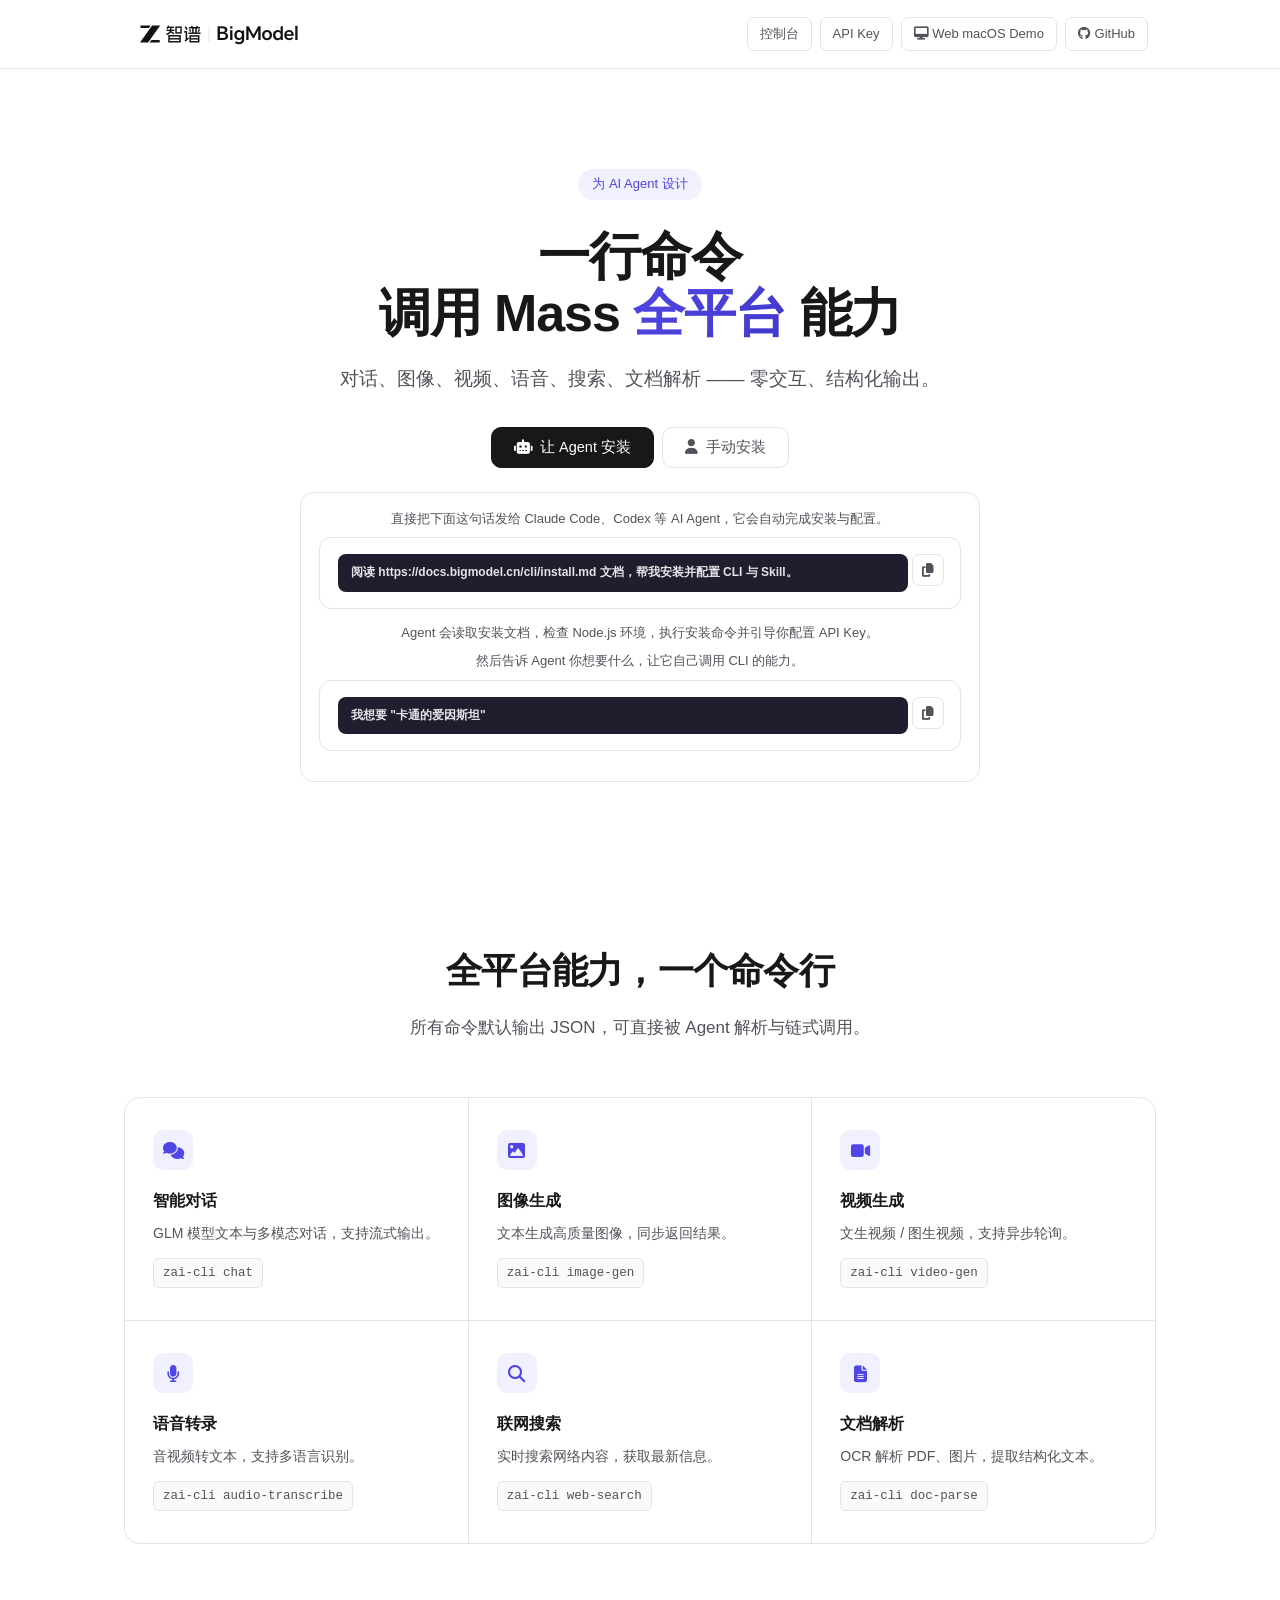
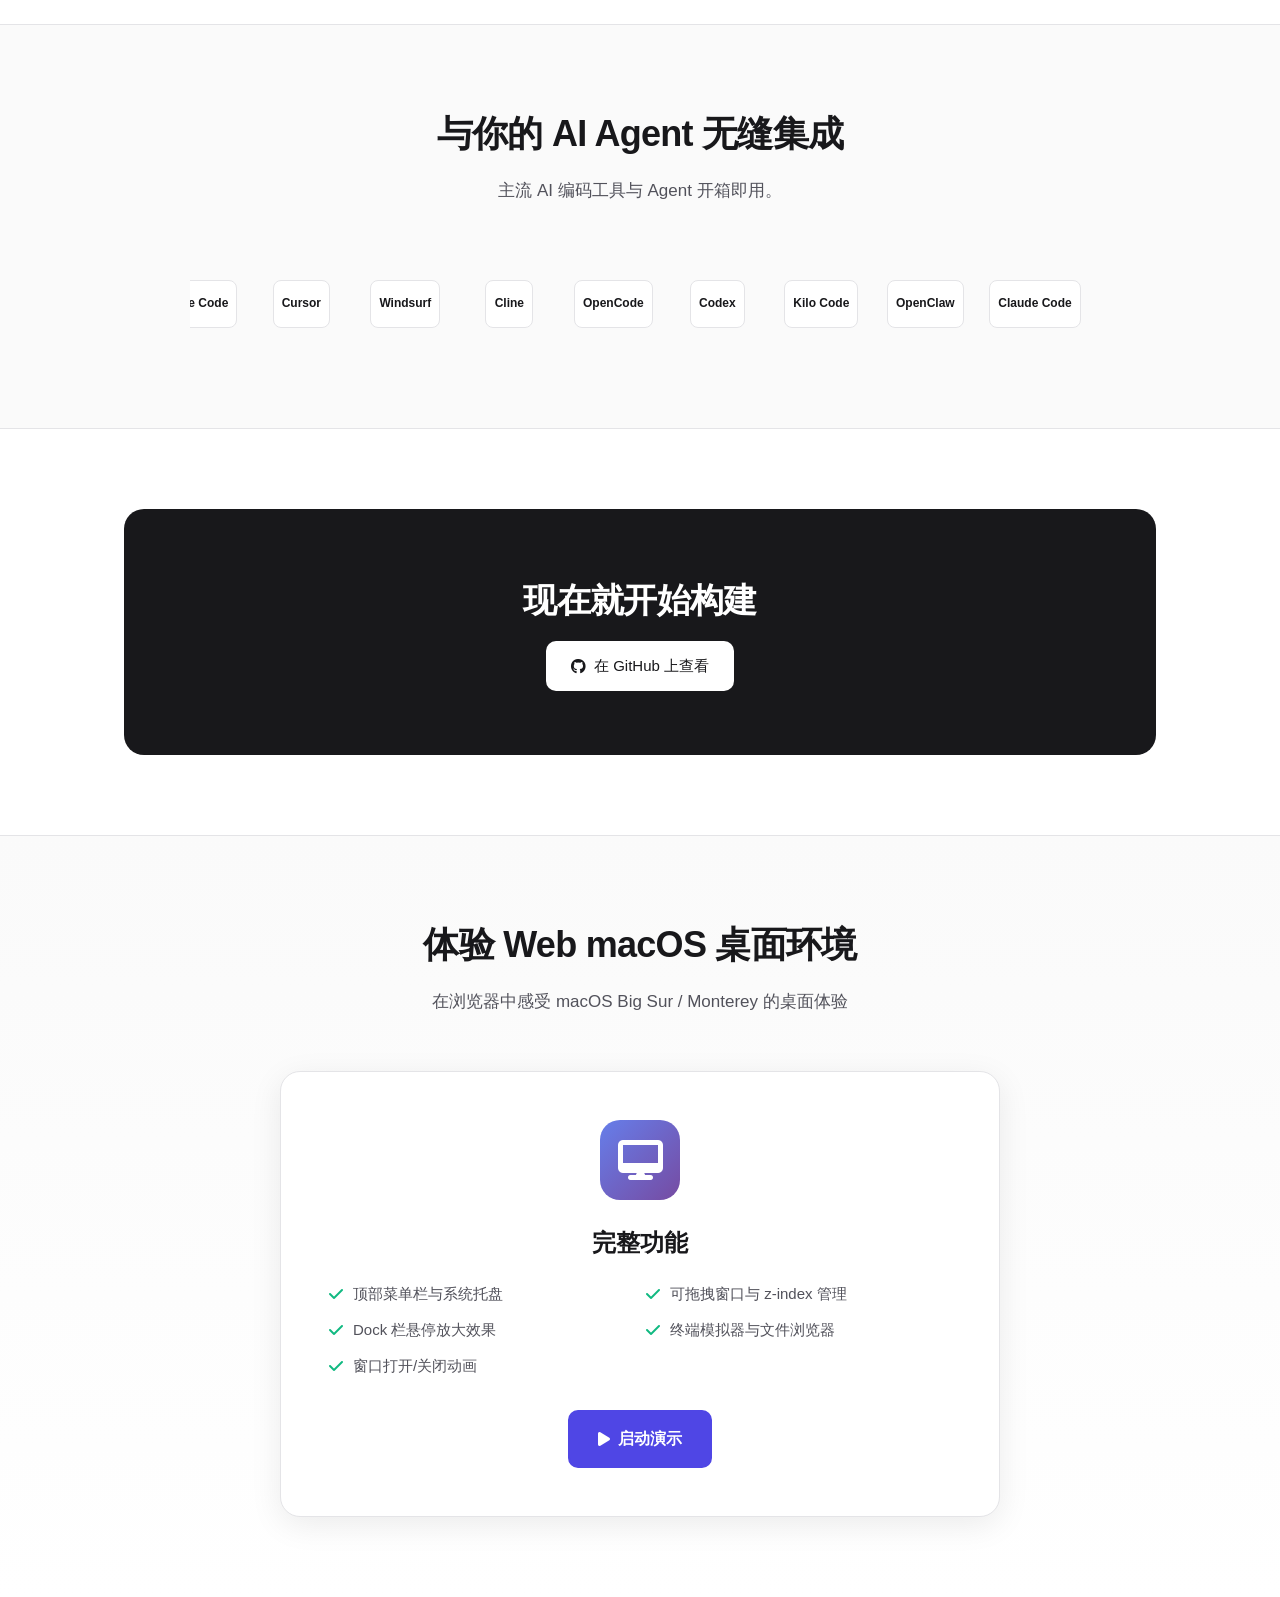
<file: index.html>
<!DOCTYPE html>
<html lang="zh-CN">
<head>
  <meta charset="UTF-8">
  <meta name="viewport" content="width=device-width, initial-scale=1.0">
  <meta name="theme-color" content="#ffffff">
  <title>Z.ai CLI | 一行命令调用 Z.ai 全模态 AI 能力</title>
  <meta name="description" content="Z.ai CLI 是面向 AI Agent 的命令行工具，一行命令调用对话、图像、视频、语音、搜索、文档解析等全模态 AI 能力。">
  <link rel="stylesheet" href="https://cdnjs.cloudflare.com/ajax/libs/font-awesome/6.4.0/css/all.min.css">
  <link rel="stylesheet" href="assets/css/style.css">
</head>
<body>
  <nav>
    <div class="nav-inner">
      <a href="#" class="logo">
        <img src="[data-uri]" alt="ZHIPU·AI" class="site-logo">
      </a>
      <div class="nav-links">
        <a href="https://bigmodel.cn/console" target="_blank" class="nav-link-sm">控制台</a>
        <a href="https://bigmodel.cn/apikey/platform" target="_blank" class="nav-link-sm">API Key</a>
        <a href="desktop/" class="nav-link-sm"><i class="fas fa-desktop"></i> Web macOS Demo</a>
        <a href="https://github.com/zai-org/zai-cli" target="_blank" class="nav-link-sm"><i class="fab fa-github"></i> GitHub</a>
      </div>
      <button class="menu-btn" onclick="document.querySelector('.nav-links').style.display='flex'"><i class="fas fa-bars"></i></button>
    </div>
  </nav>

  <header class="hero">
    <div class="container">
      <span class="tag">为 AI Agent 设计</span>
      <h1>一行命令<br>调用 Mass <span class="rotating-text">全平台</span> 能力</h1>
      <p>对话、图像、视频、语音、搜索、文档解析 —— 零交互、结构化输出。</p>
      <div class="quick-start">
        <div class="tabs">
          <button class="tab active" onclick="switchTab(event,'agent')"><i class="fas fa-robot"></i> 让 Agent 安装</button>
          <button class="tab" onclick="switchTab(event,'manual')"><i class="fas fa-user"></i> 手动安装</button>
        </div>

        <div class="tab-panel active" id="agent">
          <div class="step">
            <div class="step-body">
              <p>直接把下面这句话发给 Claude Code、Codex 等 AI Agent，它会自动完成安装与配置。</p>
              <div class="prompt-box">
                <code>阅读 https://docs.bigmodel.cn/cli/install.md 文档，帮我安装并配置 CLI 与 Skill。</code>
                <button class="copy-btn" onclick="copyText(this)"><i class="fas fa-copy"></i></button>
              </div>
              <p>Agent 会读取安装文档，检查 Node.js 环境，执行安装命令并引导你配置 API Key。</p>
              <p>然后告诉 Agent 你想要什么，让它自己调用 CLI 的能力。</p>
              <div class="prompt-box">
                <code>我想要 "卡通的爱因斯坦"</code>
                <button class="copy-btn" onclick="copyText(this)"><i class="fas fa-copy"></i></button>
              </div>
            </div>
          </div>
        </div>

        <div class="tab-panel" id="manual">
          <div class="steps">
            <div class="step">
              <div class="step-num">1</div>
              <div class="step-body">
                <h3>安装 CLI</h3>
                <p>需要 Node.js >= 18 与 npm。</p>
                <code>npm install -g @z_ai/zai-cli</code>
              </div>
            </div>
            <div class="step">
              <div class="step-num">2</div>
              <div class="step-body">
                <h3>配置 API Key</h3>
                <p>从 Z.ai 控制台获取 Key，选择对应区域。</p>
                <code>zai-cli auth set "your-api-key" --region china</code>
              </div>
            </div>
            <div class="step">
              <div class="step-num">3</div>
              <div class="step-body">
                <h3>开始调用</h3>
                <p>运行第一条命令，验证安装成功。</p>
                <code>zai-cli image-gen "卡通的爱因斯坦"</code>
              </div>
            </div>
          </div>
        </div>
      </div>
    </div>
  </header>

  <section id="features">
    <div class="container">
      <div class="section-head">
        <h2>全平台能力，一个命令行</h2>
        <p>所有命令默认输出 JSON，可直接被 Agent 解析与链式调用。</p>
      </div>
      <div class="features">
        <div class="feature">
          <div class="icon"><i class="fas fa-comments"></i></div>
          <h3>智能对话</h3>
          <p>GLM 模型文本与多模态对话，支持流式输出。</p>
          <code>zai-cli chat</code>
        </div>
        <div class="feature">
          <div class="icon"><i class="fas fa-image"></i></div>
          <h3>图像生成</h3>
          <p>文本生成高质量图像，同步返回结果。</p>
          <code>zai-cli image-gen</code>
        </div>
        <div class="feature">
          <div class="icon"><i class="fas fa-video"></i></div>
          <h3>视频生成</h3>
          <p>文生视频 / 图生视频，支持异步轮询。</p>
          <code>zai-cli video-gen</code>
        </div>
        <div class="feature">
          <div class="icon"><i class="fas fa-microphone"></i></div>
          <h3>语音转录</h3>
          <p>音视频转文本，支持多语言识别。</p>
          <code>zai-cli audio-transcribe</code>
        </div>
        <div class="feature">
          <div class="icon"><i class="fas fa-magnifying-glass"></i></div>
          <h3>联网搜索</h3>
          <p>实时搜索网络内容，获取最新信息。</p>
          <code>zai-cli web-search</code>
        </div>
        <div class="feature">
          <div class="icon"><i class="fas fa-file-lines"></i></div>
          <h3>文档解析</h3>
          <p>OCR 解析 PDF、图片，提取结构化文本。</p>
          <code>zai-cli doc-parse</code>
        </div>
      </div>
    </div>
  </section>

  <section id="integrations" class="integrations">
    <div class="container">
      <div class="section-head">
        <h2>与你的 AI Agent 无缝集成</h2>
        <p>主流 AI 编码工具与 Agent 开箱即用。</p>
      </div>
      <div class="logo-carousel">
        <div class="carousel-track">
          <div class="logo-item"><div class="logo-text">Claude Code</div></div>
          <div class="logo-item"><div class="logo-text">Cursor</div></div>
          <div class="logo-item"><div class="logo-text">Windsurf</div></div>
          <div class="logo-item"><div class="logo-text">Cline</div></div>
          <div class="logo-item"><div class="logo-text">OpenCode</div></div>
          <div class="logo-item"><div class="logo-text">Codex</div></div>
          <div class="logo-item"><div class="logo-text">Kilo Code</div></div>
          <div class="logo-item"><div class="logo-text">OpenClaw</div></div>
        </div>
      </div>
    </div>
  </section>

  <section class="cta">
    <div class="container">
      <div class="cta-card">
        <h2>现在就开始构建</h2>
        <a href="https://github.com/zai-org/zai-cli" target="_blank" class="btn btn-primary"><i class="fab fa-github"></i> 在 GitHub 上查看</a>
      </div>
    </div>
  </section>

  <!-- Web macOS Demo Section -->
  <section class="demo-preview">
    <div class="container">
      <div class="section-head">
        <h2>体验 Web macOS 桌面环境</h2>
        <p>在浏览器中感受 macOS Big Sur / Monterey 的桌面体验</p>
      </div>
      <div class="demo-card">
        <div class="demo-icon">
          <i class="fas fa-desktop"></i>
        </div>
        <h3>完整功能</h3>
        <ul class="demo-features">
          <li><i class="fas fa-check"></i> 顶部菜单栏与系统托盘</li>
          <li><i class="fas fa-check"></i> 可拖拽窗口与 z-index 管理</li>
          <li><i class="fas fa-check"></i> Dock 栏悬停放大效果</li>
          <li><i class="fas fa-check"></i> 终端模拟器与文件浏览器</li>
          <li><i class="fas fa-check"></i> 窗口打开/关闭动画</li>
        </ul>
        <a href="desktop/" class="btn btn-secondary"><i class="fas fa-play"></i> 启动演示</a>
      </div>
    </div>
  </section>

  <script>
    function switchTab(e, id) {
      document.querySelectorAll('.tab').forEach(t => t.classList.remove('active'));
      document.querySelectorAll('.tab-panel').forEach(p => p.classList.remove('active'));
      e.currentTarget.classList.add('active');
      document.getElementById(id).classList.add('active');
    }
    function copyText(btn) {
      const text = btn.previousElementSibling.innerText;
      navigator.clipboard.writeText(text);
      btn.innerHTML = '<i class="fas fa-check"></i>';
      setTimeout(() => btn.innerHTML = '<i class="fas fa-copy"></i>', 2000);
    }
    function scrollCarousel(direction) {
      const track = document.querySelector('.carousel-track');
      const scrollAmount = 300;
      track.scrollBy({
        left: direction * scrollAmount,
        behavior: 'smooth'
      });
    }
    // Infinite scroll carousel
    const track = document.querySelector('.carousel-track');
    const items = track.innerHTML;
    track.innerHTML = items + items;
    let scrollPos = 0;
    let speed = 0.5;
    let animId;
    function autoScroll() {
      scrollPos += speed;
      if (scrollPos >= track.scrollWidth / 2) scrollPos = 0;
      track.scrollLeft = scrollPos;
      animId = requestAnimationFrame(autoScroll);
    }
    document.addEventListener('DOMContentLoaded', () => {
      autoScroll();
    });
    track.addEventListener('mouseenter', () => cancelAnimationFrame(animId));
    track.addEventListener('mouseleave', () => autoScroll());
    // Rotating text
    const rotatingTexts = ['全平台', '对话', '图像', '视频', '语音', '搜索', '文档解析'];
    let textIndex = 0;
    function rotateText() {
      const element = document.querySelector('.rotating-text');
      if (element) {
        element.style.opacity = '0';
        element.style.transition = 'opacity 0.3s ease';
        setTimeout(() => {
          textIndex = (textIndex + 1) % rotatingTexts.length;
          element.textContent = rotatingTexts[textIndex];
          element.style.opacity = '1';
        }, 300);
      }
    }
    setInterval(rotateText, 2000);
  </script>
</body>
</html>
</file>
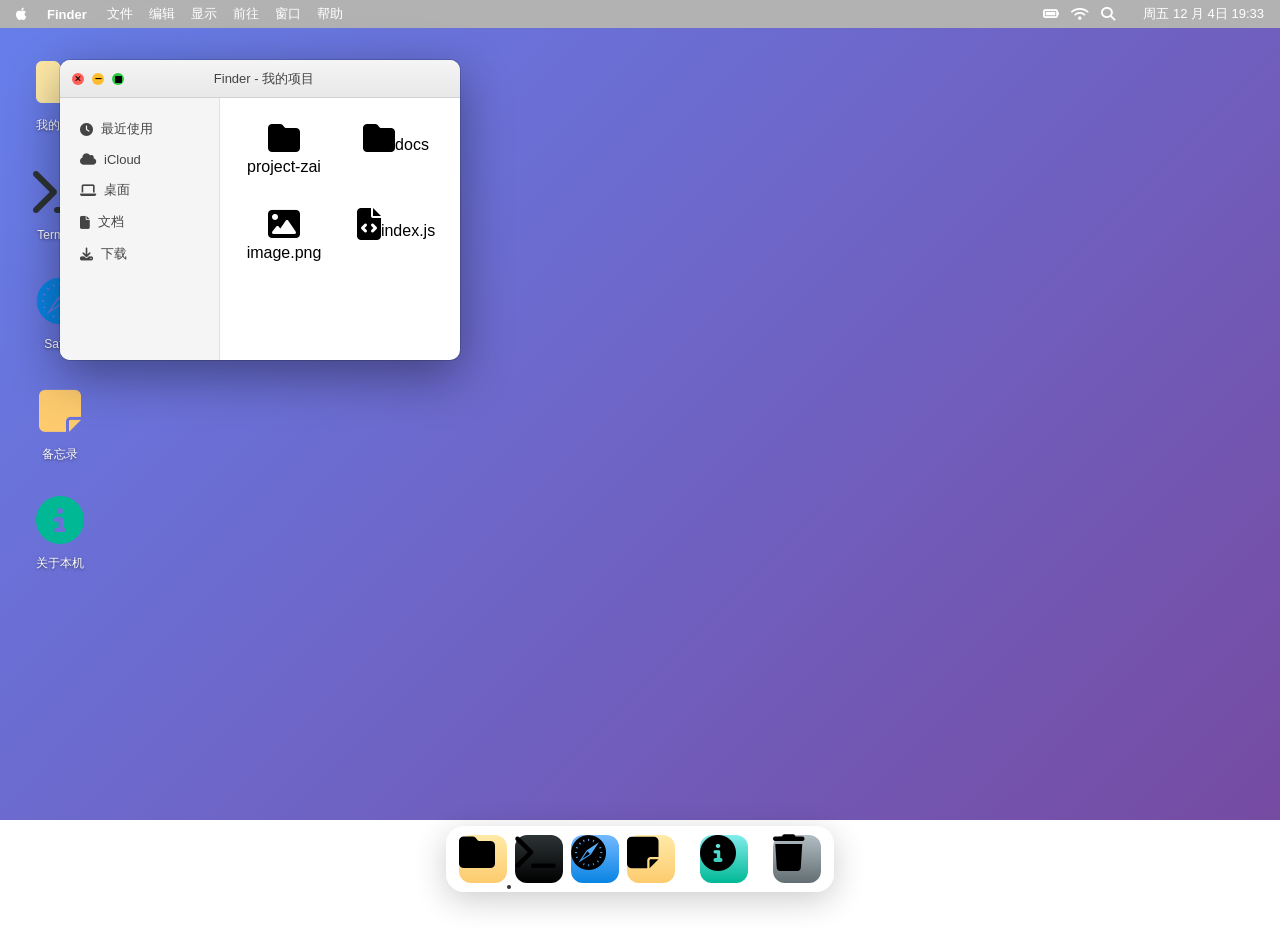
<file: desktop/index.html>
<!DOCTYPE html>
<html lang="zh-CN">
<head>
  <meta charset="UTF-8">
  <meta name="viewport" content="width=device-width, initial-scale=1.0">
  <title>macOS Desktop | Z.ai CLI</title>
  <link rel="stylesheet" href="../assets/css/macos-desktop.css">
  <link rel="stylesheet" href="https://cdnjs.cloudflare.com/ajax/libs/font-awesome/6.4.0/css/all.min.css">
</head>
<body>
  <!-- Top Menu Bar -->
  <div class="menu-bar">
    <div class="menu-left">
      <div class="apple-logo">
        <i class="fab fa-apple"></i>
      </div>
      <div class="app-name">Finder</div>
      <div class="menu-items">
        <span>文件</span>
        <span>编辑</span>
        <span>显示</span>
        <span>前往</span>
        <span>窗口</span>
        <span>帮助</span>
      </div>
    </div>
    <div class="menu-right">
      <div class="tray-icons">
        <i class="fas fa-battery-full"></i>
        <i class="fas fa-wifi"></i>
        <i class="fas fa-search"></i>
        <i class="fas fa-control-play"></i>
      </div>
      <div class="date-time" id="dateTime">
        周一 7 月 15 日 12:00
      </div>
    </div>
  </div>

  <!-- Desktop Area -->
  <div class="desktop" id="desktop">
    <!-- Desktop Icons -->
    <div class="desktop-icon" data-window="finder">
      <div class="icon-container">
        <i class="fas fa-folder icon-folder"></i>
      </div>
      <span class="icon-label">我的项目</span>
    </div>
    <div class="desktop-icon" data-window="terminal">
      <div class="icon-container">
        <i class="fas fa-terminal icon-terminal"></i>
      </div>
      <span class="icon-label">Terminal</span>
    </div>
    <div class="desktop-icon" data-window="safari">
      <div class="icon-container">
        <i class="fab fa-safari icon-safari"></i>
      </div>
      <span class="icon-label">Safari</span>
    </div>
    <div class="desktop-icon" data-window="notes">
      <div class="icon-container">
        <i class="fas fa-sticky-note icon-notes"></i>
      </div>
      <span class="icon-label">备忘录</span>
    </div>
    <div class="desktop-icon" data-window="about">
      <div class="icon-container">
        <i class="fas fa-info-circle icon-about"></i>
      </div>
      <span class="icon-label">关于本机</span>
    </div>
  </div>

  <!-- Windows Container -->
  <div class="windows-container" id="windowsContainer">
    <!-- Finder Window -->
    <div class="window" id="window-finder" style="display: none;">
      <div class="window-titlebar">
        <div class="window-controls">
          <button class="control-btn close" data-action="close">
            <i class="fas fa-times"></i>
          </button>
          <button class="control-btn minimize" data-action="minimize">
            <i class="fas fa-minus"></i>
          </button>
          <button class="control-btn maximize" data-action="maximize">
            <i class="fas fa-square"></i>
          </button>
        </div>
        <div class="window-title">Finder - 我的项目</div>
        <div class="window-drag-area"></div>
      </div>
      <div class="window-content">
        <div class="sidebar">
          <div class="sidebar-item"><i class="fas fa-clock"></i> 最近使用</div>
          <div class="sidebar-item"><i class="fas fa-cloud"></i> iCloud</div>
          <div class="sidebar-item"><i class="fas fa-laptop"></i> 桌面</div>
          <div class="sidebar-item"><i class="fas fa-file"></i> 文档</div>
          <div class="sidebar-item"><i class="fas fa-download"></i> 下载</div>
        </div>
        <div class="main-content">
          <div class="file-grid">
            <div class="file-item"><i class="fas fa-folder file-icon"></i><span>project-zai</span></div>
            <div class="file-item"><i class="fas fa-folder file-icon"></i><span>docs</span></div>
            <div class="file-item"><i class="fas fa-image file-icon"></i><span>image.png</span></div>
            <div class="file-item"><i class="fas fa-file-code file-icon"></i><span>index.js</span></div>
          </div>
        </div>
      </div>
    </div>

    <!-- Terminal Window -->
    <div class="window" id="window-terminal" style="display: none;">
      <div class="window-titlebar">
        <div class="window-controls">
          <button class="control-btn close" data-action="close">
            <i class="fas fa-times"></i>
          </button>
          <button class="control-btn minimize" data-action="minimize">
            <i class="fas fa-minus"></i>
          </button>
          <button class="control-btn maximize" data-action="maximize">
            <i class="fas fa-square"></i>
          </button>
        </div>
        <div class="window-title">Terminal</div>
        <div class="window-drag-area"></div>
      </div>
      <div class="window-content terminal-content">
        <div class="terminal-output">
          <div>Last login: Mon Jul 15 12:00:00 on ttys000</div>
          <div id="terminal-input-line">
            <span class="prompt">user@macbook ~ %</span>
            <input type="text" class="terminal-input" autofocus placeholder="输入命令...">
          </div>
        </div>
      </div>
    </div>

    <!-- Safari Window -->
    <div class="window" id="window-safari" style="display: none;">
      <div class="window-titlebar">
        <div class="window-controls">
          <button class="control-btn close" data-action="close">
            <i class="fas fa-times"></i>
          </button>
          <button class="control-btn minimize" data-action="minimize">
            <i class="fas fa-minus"></i>
          </button>
          <button class="control-btn maximize" data-action="maximize">
            <i class="fas fa-square"></i>
          </button>
        </div>
        <div class="window-title">Safari</div>
        <div class="window-drag-area"></div>
      </div>
      <div class="window-content">
        <div class="safari-toolbar">
          <div class="nav-buttons">
            <button class="nav-btn"><i class="fas fa-arrow-left"></i></button>
            <button class="nav-btn"><i class="fas fa-arrow-right"></i></button>
            <button class="nav-btn"><i class="fas fa-redo"></i></button>
          </div>
          <div class="address-bar">
            <i class="fas fa-lock"></i>
            <span>https://zai-cli.bigmodel.cn</span>
          </div>
        </div>
        <div class="safari-content">
          <h1>Z.ai CLI</h1>
          <p>一行命令调用 Mass 全平台能力</p>
        </div>
      </div>
    </div>

    <!-- Notes Window -->
    <div class="window" id="window-notes" style="display: none;">
      <div class="window-titlebar">
        <div class="window-controls">
          <button class="control-btn close" data-action="close">
            <i class="fas fa-times"></i>
          </button>
          <button class="control-btn minimize" data-action="minimize">
            <i class="fas fa-minus"></i>
          </button>
          <button class="control-btn maximize" data-action="maximize">
            <i class="fas fa-square"></i>
          </button>
        </div>
        <div class="window-title">备忘录</div>
        <div class="window-drag-area"></div>
      </div>
      <div class="window-content">
        <textarea class="notes-textarea" placeholder="输入你的笔记..."></textarea>
      </div>
    </div>

    <!-- About Window -->
    <div class="window" id="window-about" style="display: none;">
      <div class="window-titlebar">
        <div class="window-controls">
          <button class="control-btn close" data-action="close">
            <i class="fas fa-times"></i>
          </button>
          <button class="control-btn minimize" data-action="minimize">
            <i class="fas fa-minus"></i>
          </button>
          <button class="control-btn maximize" data-action="maximize">
            <i class="fas fa-square"></i>
          </button>
        </div>
        <div class="window-title">关于本机</div>
        <div class="window-drag-area"></div>
      </div>
      <div class="window-content about-content">
        <div class="about-header">
          <div class="macos-logo">
            <i class="fab fa-apple macos-icon-large"></i>
          </div>
          <h2 class="product-name">Z.ai CLI</h2>
          <p class="version">版本 1.0.0</p>
        </div>
        <div class="about-info">
          <div class="info-section">
            <h3>简介</h3>
            <p>Z.ai CLI 是一行命令调用 Mass 全平台能力的智能工具。</p>
            <p>通过简单的命令行界面，开发者可以快速访问各种 AI 模型和服务。</p>
          </div>
          <div class="info-section">
            <h3>功能特性</h3>
            <ul>
              <li>支持多种 AI 模型集成</li>
              <li>跨平台兼容（Windows / macOS / Linux）</li>
              <li>简洁的命令行界面</li>
              <li>快速高效的执行能力</li>
            </ul>
          </div>
          <div class="info-section">
            <h3>技术栈</h3>
            <p>前端：HTML / CSS / JavaScript (Vanilla)</p>
            <p>图标：Font Awesome 6.4.0</p>
            <p>设计灵感：macOS Big Sur / Monterey</p>
          </div>
        </div>
        <div class="about-footer">
          <p>&copy; 2024 Z.ai. All rights reserved.</p>
          <p><a href="https://zai-cli.bigmodel.cn" target="_blank">zai-cli.bigmodel.cn</a></p>
        </div>
      </div>
    </div>
  </div>

  <!-- Dock -->
  <div class="dock-container">
    <div class="dock">
      <div class="dock-item" data-launch="finder" title="Finder">
        <i class="fas fa-folder dock-icon dock-finder"></i>
      </div>
      <div class="dock-item" data-launch="terminal" title="Terminal">
        <i class="fas fa-terminal dock-icon dock-terminal"></i>
      </div>
      <div class="dock-item" data-launch="safari" title="Safari">
        <i class="fab fa-safari dock-icon dock-safari"></i>
      </div>
      <div class="dock-item" data-launch="notes" title="备忘录">
        <i class="fas fa-sticky-note dock-icon dock-notes"></i>
      </div>
      <div class="dock-separator"></div>
      <div class="dock-item" data-launch="about" title="关于本机">
        <i class="fas fa-info-circle dock-icon dock-about"></i>
      </div>
      <div class="dock-separator"></div>
      <div class="dock-item" title="废纸篓">
        <i class="fas fa-trash dock-icon dock-trash"></i>
      </div>
    </div>
  </div>

  <!-- Minimized Windows Container -->
  <div class="minimized-windows" id="minimizedWindows"></div>

  <script src="../assets/js/macos-desktop.js"></script>
</body>
</html>
</file>
<file: assets/css/style.css>
:root {
  --primary: #4f46e5;
  --primary-hover: #4338ca;
  --text: #18181b;
  --text-soft: #52525b;
  --text-muted: #a1a1aa;
  --border: #e4e4e7;
  --bg: #ffffff;
  --bg-soft: #fafafa;
  --code-bg: #1e1e2e;
}

* { margin: 0; padding: 0; box-sizing: border-box; }

html { scroll-behavior: smooth; }

body {
  font-family: -apple-system, BlinkMacSystemFont, 'Segoe UI', 'PingFang SC', 'Microsoft YaHei', sans-serif;
  color: var(--text);
  background: var(--bg);
  line-height: 1.6;
  -webkit-font-smoothing: antialiased;
}

a { text-decoration: none; color: inherit; }

.container {
  max-width: 1080px;
  margin: 0 auto;
  padding: 0 24px;
}

/* Nav */
nav {
  position: sticky;
  top: 0;
  z-index: 100;
  background: rgba(255, 255, 255, 0.85);
  backdrop-filter: blur(12px);
  border-bottom: 1px solid var(--border);
}

.nav-inner {
  max-width: 1080px;
  margin: 0 auto;
  padding: 16px 32px;
  display: flex;
  align-items: center;
  justify-content: space-between;
}

.logo {
  display: flex;
  align-items: center;
  gap: 8px;
  font-weight: 600;
  font-size: 17px;
}

.logo-mark {
  width: 28px;
  height: 28px;
  background: var(--text);
  color: #fff;
  border-radius: 7px;
  display: flex;
  align-items: center;
  justify-content: center;
  font-size: 14px;
}

.site-logo {
  height: 36px;
  width: auto;
  display: block;
}

.nav-links {
  display: flex;
  align-items: center;
  gap: 8px;
}

.nav-link-sm {
  color: var(--text-soft);
  font-size: 13px;
  padding: 6px 12px;
  border: 1px solid var(--border);
  border-radius: 7px;
  transition: all 0.2s;
}

.nav-link-sm:hover {
  color: var(--text);
  border-color: var(--text-muted);
  background: var(--bg-soft);
}

/* Hero */
.hero {
  text-align: center;
  padding: 100px 24px 80px;
}

.hero .tag {
  display: inline-block;
  font-size: 13px;
  color: var(--primary);
  background: color-mix(in srgb, var(--primary) 8%, #fff);
  padding: 5px 14px;
  border-radius: 100px;
  margin-bottom: 28px;
  font-weight: 500;
}

.hero h1 {
  font-size: 52px;
  font-weight: 700;
  letter-spacing: -0.02em;
  line-height: 1.1;
  margin-bottom: 22px;
}

.rotating-text {
  display: inline-block;
  position: relative;
  min-width: 120px;
  text-align: left;
  background: linear-gradient(135deg, var(--primary) 0%, var(--primary-hover) 100%);
  -webkit-background-clip: text;
  -webkit-text-fill-color: transparent;
  background-clip: text;
}

.hero p {
  font-size: 19px;
  color: var(--text-soft);
  max-width: 600px;
  margin: 0 auto 32px;
}

/* Quick Start in Hero */
.quick-start {
  max-width: 680px;
  margin: 0 auto;
  text-align: left;
}

.quick-start .tabs {
  margin-bottom: 24px;
}

.quick-start .tab-panel {
  max-width: 100%;
}

.quick-start .panel-desc {
  font-size: 14px;
  margin-bottom: 14px;
}

.quick-start .prompt-box {
  padding: 16px 52px 16px 18px;
  margin-bottom: 14px;
  border: 1px solid var(--border);
  border-radius: 12px;
  background: #fff;
}

.quick-start .prompt-box code {
  font-size: 15px;
  font-weight: 600;
  background: var(--code-bg);
  color: #e4e4e7;
  padding: 9px 13px;
  border-radius: 8px;
  display: block;
}

.quick-start .steps {
  gap: 12px;
}

.quick-start .step {
  padding: 16px 18px;
}

.quick-start .step-num {
  width: 26px;
  height: 26px;
  font-size: 13px;
}

.quick-start .step-body h3 {
  font-size: 15px;
}

.quick-start .step-body p {
  font-size: 13px;
  margin-bottom: 8px;
  text-align: center;
}

.quick-start .step-body code {
  font-size: 12px;
  padding: 9px 13px;
}

.hero-actions {
  display: flex;
  gap: 12px;
  justify-content: center;
  flex-wrap: wrap;
}

.btn {
  display: inline-flex;
  align-items: center;
  gap: 8px;
  padding: 12px 24px;
  border-radius: 10px;
  font-size: 15px;
  font-weight: 500;
  transition: all 0.2s;
  cursor: pointer;
  border: 1px solid transparent;
}

.btn-primary {
  background: var(--text);
  color: #fff;
}

.btn-primary:hover { background: #000; }

.btn-ghost {
  background: #fff;
  color: var(--text);
  border-color: var(--border);
}

.btn-ghost:hover { background: var(--bg-soft); }

/* Terminal */
.terminal {
  max-width: 620px;
  margin: 56px auto 0;
  background: var(--code-bg);
  border-radius: 12px;
  overflow: hidden;
  box-shadow: 0 24px 60px -20px rgba(0,0,0,0.25);
  text-align: left;
}

.terminal-bar {
  display: flex;
  align-items: center;
  gap: 7px;
  padding: 13px 16px;
  border-bottom: 1px solid rgba(255,255,255,0.07);
}

.terminal-bar span {
  width: 11px;
  height: 11px;
  border-radius: 50%;
}
.terminal-bar span:nth-child(1) { background: var(--primary); opacity: 0.5; }
.terminal-bar span:nth-child(2) { background: var(--primary); opacity: 0.7; }
.terminal-bar span:nth-child(3) { background: var(--primary); }

.terminal-body {
  padding: 20px 22px;
  font-family: 'SF Mono', 'JetBrains Mono', Menlo, monospace;
  font-size: 13.5px;
  line-height: 1.9;
  color: #e4e4e7;
}

.terminal-body .c { color: var(--text-muted); }
.terminal-body .g { color: var(--primary); }
.terminal-body .b { color: var(--primary-hover); }
.terminal-body .y { color: var(--primary); opacity: 0.7; }
.terminal-body .s { color: var(--primary); opacity: 0.85; }

/* Section */
section { padding: 80px 0; }

.section-head {
  text-align: center;
  margin-bottom: 56px;
}

.section-head h2 {
  font-size: 36px;
  font-weight: 700;
  letter-spacing: -0.02em;
  margin-bottom: 14px;
}

.section-head p {
  font-size: 17px;
  color: var(--text-soft);
  max-width: 520px;
  margin: 0 auto;
}

/* Features */
.features {
  display: grid;
  grid-template-columns: repeat(3, 1fr);
  gap: 1px;
  background: var(--border);
  border: 1px solid var(--border);
  border-radius: 16px;
  overflow: hidden;
}

.feature {
  background: #fff;
  padding: 32px 28px;
  transition: background 0.2s;
}

.feature:hover { background: var(--bg-soft); }

.feature .icon {
  width: 40px;
  height: 40px;
  border-radius: 10px;
  background: color-mix(in srgb, var(--primary) 8%, #fff);
  color: var(--primary);
  display: flex;
  align-items: center;
  justify-content: center;
  font-size: 17px;
  margin-bottom: 18px;
}

.feature h3 {
  font-size: 16px;
  font-weight: 600;
  margin-bottom: 8px;
}

.feature p {
  font-size: 14px;
  color: var(--text-soft);
  margin-bottom: 14px;
}

.feature code {
  font-family: 'SF Mono', Menlo, monospace;
  font-size: 12.5px;
  color: var(--text-soft);
  background: var(--bg-soft);
  border: 1px solid var(--border);
  padding: 4px 9px;
  border-radius: 6px;
  display: inline-block;
}

/* Integrations */
.integrations {
  background: var(--bg-soft);
  border-top: 1px solid var(--border);
  border-bottom: 1px solid var(--border);
}

/* Logo Carousel */
.logo-carousel {
  position: relative;
  max-width: 900px;
  margin: 0 auto;
  display: flex;
  align-items: center;
  gap: 12px;
  overflow: hidden;
}

.carousel-track {
  display: flex;
  gap: 24px;
  overflow-x: auto;
  scroll-behavior: smooth;
  scrollbar-width: none;
  -ms-overflow-style: none;
  padding: 20px 4px;
  flex: 1;
}

.carousel-track::-webkit-scrollbar {
  display: none;
}

.logo-item {
  display: flex;
  flex-direction: column;
  align-items: center;
  gap: 8px;
  min-width: 80px;
  flex-shrink: 0;
  transition: transform 0.2s;
}

.logo-item:hover {
  transform: translateY(-4px);
}

.logo-img {
  width: 48px;
  height: 48px;
  object-fit: contain;
  filter: grayscale(20%);
  transition: filter 0.2s;
}

.logo-item:hover .logo-img {
  filter: grayscale(0%);
}

.logo-text {
  min-width: 48px;
  height: 48px;
  padding: 0 8px;
  display: flex;
  align-items: center;
  justify-content: center;
  font-size: 12px;
  font-weight: 600;
  color: var(--text);
  background: var(--bg);
  border: 1px solid var(--border);
  border-radius: 8px;
  white-space: nowrap;
}

.logo-item span {
  font-size: 13px;
  color: var(--text-soft);
  font-weight: 500;
}

.carousel-btn {
  position: absolute;
  top: 50%;
  transform: translateY(-50%);
  width: 40px;
  height: 40px;
  border-radius: 50%;
  background: #fff;
  border: 1px solid var(--border);
  color: var(--text-soft);
  cursor: pointer;
  display: flex;
  align-items: center;
  justify-content: center;
  transition: all 0.2s;
  z-index: 10;
}

.carousel-btn:hover {
  background: var(--bg-soft);
  color: var(--text);
  border-color: var(--text-muted);
}

.carousel-prev {
  left: -20px;
}

.carousel-next {
  right: -20px;
}

/* Steps */
.steps {
  max-width: 640px;
  margin: 0 auto;
  display: flex;
  flex-direction: column;
  gap: 16px;
}

.step {
  display: flex;
  gap: 18px;
  align-items: flex-start;
  padding: 22px 24px;
  border: 1px solid var(--border);
  border-radius: 14px;
}

.step-num {
  width: 30px;
  height: 30px;
  border-radius: 50%;
  background: var(--text);
  color: #fff;
  font-size: 14px;
  font-weight: 600;
  display: flex;
  align-items: center;
  justify-content: center;
  flex-shrink: 0;
}

.step-body { flex: 1; }

.step-body h3 {
  font-size: 16px;
  font-weight: 600;
  margin-bottom: 4px;
}

.step-body p {
  font-size: 14px;
  color: var(--text-soft);
  margin-bottom: 12px;
}

.step-body code {
  display: block;
  font-family: 'SF Mono', Menlo, monospace;
  font-size: 13px;
  background: var(--code-bg);
  color: #e4e4e7;
  padding: 11px 15px;
  border-radius: 8px;
  overflow-x: auto;
}

/* Tabs */
.tabs {
  display: flex;
  gap: 8px;
  justify-content: center;
  margin-bottom: 32px;
}

.tab {
  display: inline-flex;
  align-items: center;
  gap: 8px;
  padding: 10px 22px;
  border: 1px solid var(--border);
  background: #fff;
  border-radius: 10px;
  font-size: 14.5px;
  font-weight: 500;
  color: var(--text-soft);
  cursor: pointer;
  transition: all 0.2s;
}

.tab:hover { background: var(--bg-soft); }

.tab.active {
  background: var(--text);
  color: #fff;
  border-color: var(--text);
}

.tab-panel {
  display: none;
  max-width: 640px;
  margin: 0 auto;
}

.tab-panel.active { display: block; }

.panel-desc {
  text-align: center;
  font-size: 15px;
  color: var(--text-soft);
  margin-bottom: 18px;
}

.prompt-box {
  position: relative;
  background: var(--bg-soft);
  border: 1px solid var(--border);
  border-radius: 12px;
  padding: 20px 56px 20px 22px;
  margin-bottom: 18px;
}

.prompt-box code {
  font-family: inherit;
  font-size: 15px;
  color: var(--text);
  line-height: 1.6;
}

.copy-btn {
  position: absolute;
  top: 16px;
  right: 16px;
  background: #fff;
  border: 1px solid var(--border);
  color: var(--text-soft);
  width: 32px;
  height: 32px;
  border-radius: 7px;
  cursor: pointer;
  transition: all 0.2s;
}

.copy-btn:hover { color: var(--text); border-color: var(--text-muted); }

/* CTA */
.cta {
  text-align: center;
}

.cta-card {
  background: var(--text);
  border-radius: 20px;
  padding: 64px 32px;
  color: #fff;
}

.cta-card h2 {
  font-size: 34px;
  font-weight: 700;
  margin-bottom: 14px;
  letter-spacing: -0.02em;
}

.cta-card p {
  font-size: 17px;
  color: var(--text-muted);
  margin-bottom: 32px;
}

.cta-card .btn-primary {
  background: #fff;
  color: var(--text);
}

.cta-card .btn-primary:hover { background: #f4f4f5; }

/* Demo Preview Section */
.demo-preview {
  background: linear-gradient(180deg, var(--bg-soft) 0%, #fff 100%);
  border-top: 1px solid var(--border);
}

.demo-card {
  background: #fff;
  border: 1px solid var(--border);
  border-radius: 20px;
  padding: 48px;
  text-align: center;
  max-width: 720px;
  margin: 0 auto;
  box-shadow: 0 8px 32px rgba(0, 0, 0, 0.08);
}

.demo-icon {
  width: 80px;
  height: 80px;
  background: linear-gradient(135deg, #667eea 0%, #764ba2 100%);
  border-radius: 20px;
  display: flex;
  align-items: center;
  justify-content: center;
  margin: 0 auto 24px;
}

.demo-icon i {
  font-size: 40px;
  color: white;
}

.demo-card h3 {
  font-size: 24px;
  font-weight: 700;
  margin-bottom: 20px;
  color: var(--text);
}

.demo-features {
  list-style: none;
  display: grid;
  grid-template-columns: repeat(2, 1fr);
  gap: 12px;
  margin-bottom: 32px;
}

.demo-features li {
  display: flex;
  align-items: center;
  gap: 10px;
  font-size: 15px;
  color: var(--text-soft);
}

.demo-features li i {
  color: #10b981;
  font-size: 16px;
}

.btn-secondary {
  display: inline-flex;
  align-items: center;
  gap: 8px;
  padding: 14px 28px;
  border-radius: 10px;
  font-size: 16px;
  font-weight: 600;
  transition: all 0.2s;
  cursor: pointer;
  border: 2px solid var(--primary);
  background: var(--primary);
  color: white;
}

.btn-secondary:hover {
  background: var(--primary-hover);
  border-color: var(--primary-hover);
  transform: translateY(-2px);
  box-shadow: 0 8px 20px rgba(79, 70, 229, 0.3);
}

/* Mobile */
.menu-btn { display: none; background: none; border: none; font-size: 20px; cursor: pointer; }

@media (max-width: 768px) {
  .nav-links { display: none; }
  .menu-btn { display: block; }
  .hero { padding: 64px 24px 56px; }
  .hero h1 { font-size: 36px; }
  .hero p { font-size: 17px; }
  .features { grid-template-columns: 1fr; }
  .section-head h2 { font-size: 28px; }
  .demo-card { padding: 32px 24px; }
  .demo-features { grid-template-columns: 1fr; }
}
</file>
<file: assets/css/macos-desktop.css>
/* macOS Desktop Environment */
* {
  margin: 0;
  padding: 0;
  box-sizing: border-box;
}

body {
  font-family: -apple-system, BlinkMacSystemFont, 'Segoe UI', Roboto, Oxygen, Ubuntu, sans-serif;
  overflow: hidden;
  height: 100vh;
  user-select: none;
}

/* Top Menu Bar */
.menu-bar {
  position: fixed;
  top: 0;
  left: 0;
  right: 0;
  height: 28px;
  background: rgba(0, 0, 0, 0.3);
  backdrop-filter: blur(20px);
  display: flex;
  justify-content: space-between;
  align-items: center;
  padding: 0 16px;
  z-index: 10000;
  color: white;
  font-size: 13px;
}

.menu-left {
  display: flex;
  align-items: center;
  gap: 20px;
}

.apple-logo {
  font-size: 14px;
  cursor: pointer;
}

.app-name {
  font-weight: 600;
}

.menu-items {
  display: flex;
  gap: 16px;
}

.menu-items span {
  cursor: pointer;
}

.menu-right {
  display: flex;
  align-items: center;
  gap: 16px;
}

.tray-icons {
  display: flex;
  gap: 12px;
  font-size: 14px;
}

.date-time {
  font-weight: 500;
  cursor: default;
}

/* Desktop Area */
.desktop {
  height: calc(100vh - 28px - 80px);
  margin-top: 28px;
  background: linear-gradient(135deg, #667eea 0%, #764ba2 100%);
  position: relative;
  padding: 20px;
}

.desktop-icon {
  width: 80px;
  text-align: center;
  cursor: pointer;
  padding: 8px;
  border-radius: 8px;
  transition: background-color 0.2s;
  margin-bottom: 16px;
}

.desktop-icon:hover {
  background-color: rgba(255, 255, 255, 0.2);
}

.icon-container {
  font-size: 48px;
  margin-bottom: 4px;
}

.icon-folder { color: #ffeaa7; }
.icon-terminal { color: #2d3436; }
.icon-safari { color: #0984e3; }
.icon-notes { color: #fdcb6e; }

.icon-about { color: #00b894; }

.icon-label {
  color: white;
  font-size: 12px;
  text-shadow: 0 1px 3px rgba(0, 0, 0, 0.5);
  word-wrap: break-word;
  line-height: 1.3;
}

/* Windows */
.windows-container {
  position: absolute;
  top: 0;
  left: 0;
  right: 0;
  bottom: 0;
  pointer-events: none;
}

.window {
  position: absolute;
  background: #fff;
  border-radius: 10px;
  box-shadow: 0 10px 40px rgba(0, 0, 0, 0.3), 0 0 0 1px rgba(0, 0, 0, 0.1);
  min-width: 400px;
  min-height: 300px;
  display: flex;
  flex-direction: column;
  pointer-events: auto;
  animation: windowOpen 0.3s ease-out;
  overflow: hidden;
}

@keyframes windowOpen {
  from {
    opacity: 0;
    transform: scale(0.9) translateY(20px);
  }
  to {
    opacity: 1;
    transform: scale(1) translateY(0);
  }
}

.window-closing {
  animation: windowClose 0.2s ease-in forwards;
}

@keyframes windowClose {
  from {
    opacity: 1;
    transform: scale(1);
  }
  to {
    opacity: 0;
    transform: scale(0.8);
  }
}

.window-titlebar {
  height: 38px;
  background: linear-gradient(180deg, #f5f5f5 0%, #e8e8e8 100%);
  display: flex;
  align-items: center;
  padding: 0 12px;
  border-bottom: 1px solid #d0d0d0;
  cursor: default;
}

.window-controls {
  display: flex;
  gap: 8px;
  margin-right: 16px;
}

.control-btn {
  width: 12px;
  height: 12px;
  border-radius: 50%;
  border: none;
  cursor: pointer;
  display: flex;
  align-items: center;
  justify-content: center;
  font-size: 8px;
  padding: 0;
  transition: all 0.2s;
}

.control-btn.close {
  background: #ff5f57;
}

.control-btn.minimize {
  background: #febc2e;
}

.control-btn.maximize {
  background: #28c840;
}

.control-btn:hover {
  filter: brightness(0.9);
}

.window-title {
  font-size: 13px;
  color: #444;
  font-weight: 500;
  flex-grow: 1;
  text-align: center;
  margin-right: 60px;
}

.window-drag-area {
  position: absolute;
  top: 0;
  left: 0;
  right: 0;
  bottom: 0;
}

.window-content {
  flex: 1;
  overflow: auto;
  display: flex;
}

/* Finder Window */
.sidebar {
  width: 160px;
  background: #f5f5f5;
  padding: 16px 8px;
  border-right: 1px solid #e0e0e0;
}

.sidebar-item {
  padding: 6px 12px;
  font-size: 13px;
  color: #444;
  cursor: pointer;
  border-radius: 6px;
  margin-bottom: 2px;
  display: flex;
  align-items: center;
  gap: 8px;
}

.sidebar-item:hover {
  background: #e8e8e8;
}

.main-content {
  flex: 1;
  padding: 16px;
}

.file-grid {
  display: grid;
  grid-template-columns: repeat(auto-fill, minmax(80px, 1fr));
  gap: 16px;
}

.file-item {
  text-align: center;
  cursor: pointer;
  padding: 8px;
  border-radius: 6px;
}

.file-item:hover {
  background: #e8f0fe;
}

.file-icon {
  font-size: 32px;
  margin-bottom: 4px;
}

.file-icon.folder { color: #ffeaa7; }
.file-icon.image { color: #a29bfe; }
.file-icon.code { color: #0984e3; }

/* Terminal Window */
.terminal-content {
  background: #1a1a1a;
  color: #fff;
  font-family: 'SF Mono', 'Monaco', 'Consolas', monospace;
  font-size: 13px;
  padding: 12px;
  height: 100%;
}

.terminal-output {
  height: 100%;
  overflow-y: auto;
}

#terminal-input-line {
  display: flex;
  align-items: center;
  gap: 8px;
}

.prompt {
  color: #50fa7b;
}

.terminal-input {
  background: transparent;
  border: none;
  color: #fff;
  flex: 1;
  outline: none;
  font-family: inherit;
  font-size: inherit;
}

/* Safari Window */
.safari-toolbar {
  height: 44px;
  background: #f0f0f0;
  display: flex;
  align-items: center;
  padding: 0 12px;
  border-bottom: 1px solid #d0d0d0;
}

.nav-buttons {
  display: flex;
  gap: 8px;
}

.nav-btn {
  width: 32px;
  height: 32px;
  border: none;
  background: transparent;
  border-radius: 6px;
  cursor: pointer;
  color: #444;
}

.nav-btn:hover {
  background: #e0e0e0;
}

.address-bar {
  flex: 1;
  height: 28px;
  background: #fff;
  border-radius: 6px;
  display: flex;
  align-items: center;
  padding: 0 12px;
  gap: 8px;
  font-size: 12px;
  color: #666;
  margin: 0 12px;
}

.safari-content {
  padding: 40px;
  background: #fff;
}

.safari-content h1 {
  color: #333;
  margin-bottom: 16px;
}

.safari-content p {
  color: #666;
  font-size: 18px;
}

/* Notes Window */
.notes-textarea {
  width: 100%;
  height: 100%;
  border: none;
  outline: none;
  resize: none;
  padding: 16px;
  font-size: 14px;
  font-family: inherit;
  background: #fffacd;
}

/* About Window */
.about-content {
  padding: 32px;
  display: flex;
  flex-direction: column;
  align-items: center;
  background: #fafafa;
}

.about-header {
  text-align: center;
  margin-bottom: 32px;
}

.macos-logo {
  margin-bottom: 16px;
}

.macos-icon-large {
  font-size: 80px;
  color: #636e72;
}

.product-name {
  font-size: 28px;
  color: #333;
  margin-bottom: 8px;
  font-weight: 600;
}

.version {
  font-size: 14px;
  color: #888;
  margin-bottom: 24px;
}

.about-info {
  width: 100%;
  max-width: 500px;
  display: flex;
  flex-direction: column;
  gap: 24px;
}

.info-section h3 {
  font-size: 14px;
  color: #666;
  margin-bottom: 12px;
  font-weight: 600;
  text-transform: uppercase;
  letter-spacing: 0.5px;
}

.info-section p {
  font-size: 14px;
  color: #444;
  line-height: 1.6;
  margin-bottom: 8px;
}

.info-section ul {
  list-style: none;
  padding: 0;
  margin: 0;
}

.info-section li {
  font-size: 14px;
  color: #444;
  line-height: 1.8;
  padding-left: 20px;
  position: relative;
}

.info-section li::before {
  content: "•";
  color: #0984e3;
  font-weight: bold;
  position: absolute;
  left: 0;
}

.about-footer {
  margin-top: 32px;
  text-align: center;
}

.about-footer p {
  font-size: 12px;
  color: #999;
  margin-bottom: 4px;
}

.about-footer a {
  color: #0984e3;
  text-decoration: none;
  font-size: 12px;
}

.about-footer a:hover {
  text-decoration: underline;
}

/* Dock */
.dock-container {
  position: fixed;
  bottom: 0;
  left: 0;
  right: 0;
  height: 80px;
  display: flex;
  justify-content: center;
  align-items: flex-end;
  padding-bottom: 8px;
  z-index: 10000;
  background: linear-gradient(180deg, rgba(255,255,255,0) 0%, rgba(255,255,255,0.2) 50%, rgba(255,255,255,0) 100%);
}

.dock {
  background: rgba(255, 255, 255, 0.2);
  backdrop-filter: blur(20px);
  border: 1px solid rgba(255, 255, 255, 0.3);
  border-radius: 18px;
  padding: 8px 12px;
  display: flex;
  align-items: flex-end;
  gap: 8px;
  box-shadow: 0 8px 32px rgba(0, 0, 0, 0.2);
}

.dock-item {
  cursor: pointer;
  transition: transform 0.2s cubic-bezier(0.25, 0.46, 0.45, 0.94);
  position: relative;
}

.dock-item:hover {
  transform: scale(1.3) translateY(-10px);
}

.dock-icon {
  width: 48px;
  height: 48px;
  font-size: 36px;
  display: flex;
  align-items: center;
  justify-content: center;
  border-radius: 12px;
  transition: all 0.2s;
}

.dock-finder { background: linear-gradient(180deg, #ffeaa7 0%, #fdcb6e 100%); }
.dock-terminal { background: linear-gradient(180deg, #2d3436 0%, #000000 100%); }
.dock-safari { background: linear-gradient(180deg, #74b9ff 0%, #0984e3 100%); }
.dock-notes { background: linear-gradient(180deg, #ffeaa7 0%, #fdcb6e 100%); }
.dock-about { background: linear-gradient(180deg, #81ecec 0%, #00b894 100%); }
.dock-trash { background: linear-gradient(180deg, #b2bec3 0%, #636e72 100%); }

.dock-separator {
  width: 1px;
  height: 40px;
  background: rgba(255, 255, 255, 0.3);
  margin: 0 4px;
}

/* Running Indicator */
.dock-item.running::after {
  content: '';
  position: absolute;
  bottom: -6px;
  width: 4px;
  height: 4px;
  background: #333;
  border-radius: 50%;
}

.dock-item.running-dark::after {
  background: #fff;
}

/* Minimized Windows */
.minimized-windows {
  position: fixed;
  bottom: 90px;
  left: 50%;
  transform: translateX(-50%);
  display: flex;
  gap: 8px;
  z-index: 9999;
}

.minimized-window {
  width: 120px;
  height: 80px;
  background: #fff;
  border-radius: 8px;
  box-shadow: 0 4px 16px rgba(0, 0, 0, 0.2);
  cursor: pointer;
  display: flex;
  align-items: center;
  justify-content: center;
  font-size: 32px;
  transition: all 0.2s;
  animation: minimizedWindowIn 0.3s ease-out;
}

@keyframes minimizedWindowIn {
  from {
    opacity: 0;
    transform: scale(0.5) translateY(20px);
  }
  to {
    opacity: 1;
    transform: scale(1) translateY(0);
  }
}

.minimized-window:hover {
  transform: scale(1.1);
}

/* Active Window Border */
.window.active {
  box-shadow: 0 15px 50px rgba(0, 0, 0, 0.4), 0 0 0 1px rgba(0, 0, 0, 0.15);
}

/* Scrollbar Styling */
::-webkit-scrollbar {
  width: 10px;
}

::-webkit-scrollbar-track {
  background: #f1f1f1;
}

::-webkit-scrollbar-thumb {
  background: #c1c1c1;
  border-radius: 5px;
}

::-webkit-scrollbar-thumb:hover {
  background: #a8a8a8;
}
</file>
